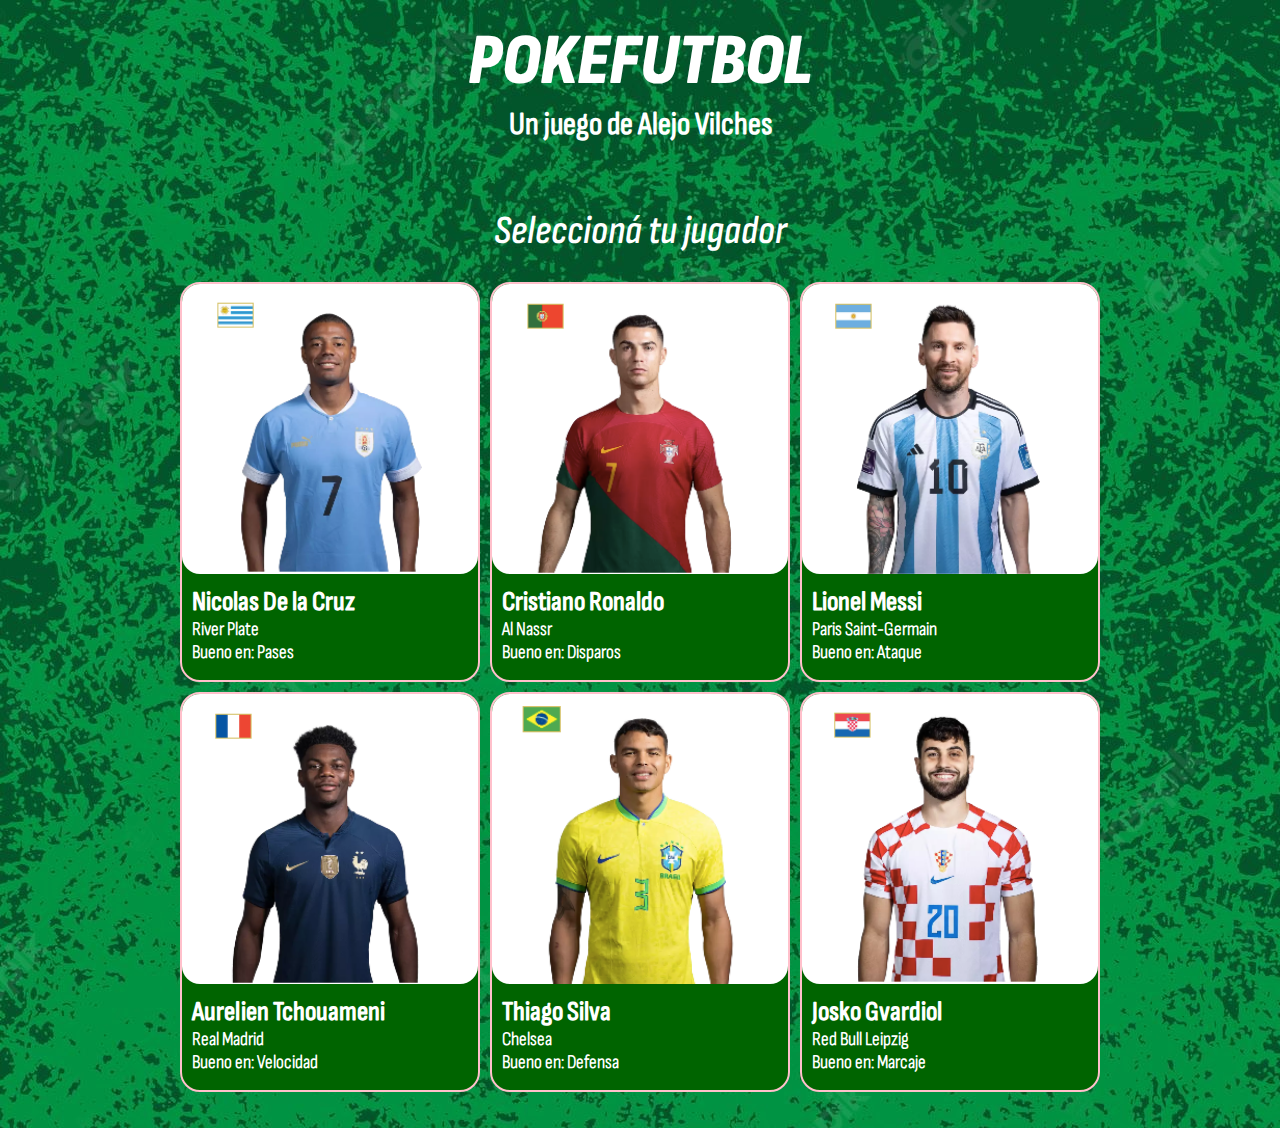
<file: index.html>
<!DOCTYPE html>
<html lang="es">
<head>
    <meta charset="UTF-8">
    <meta http-equiv="X-UA-Compatible" content="IE=edge">
    <meta name="viewport" content="width=device-width, initial-scale=1.0">
    <link rel="stylesheet" href="/src/styles.css">
    <title>POKEFUTBOL</title>
</head>
<body>
    <section class="title">
        <h1>POKEFUTBOL</h1>
        <h3>Un juego de <a target="_blank" href="https://www.alejovilches.com.ar">Alejo Vilches</a></h3>
    </section>
    <section class="character_stage">
        <h2>Seleccioná tu jugador</h2>
        <div id="card_container">
        </div>
    </section>
    <section class="battle_section">
        <article id="battle" class="characters_info">
        </article>
    </section>
<script src="/src/script.js"></script>
</body>
</html>
</file>
<file: src/styles.css>
/*Declaraciones generales*/
*{
    padding:0;
    margin:0;
    box-sizing: border-box;
}

body{
    background-image: url(/src/assets/img/fondo.jpeg);
}

/*Declaración de fuentes*/
@font-face {
    font-family: "Sofia Sans Black Italic";
    src: url(/src/assets/fonts/SofiaSansCondensed-BlackItalic.ttf);
}

@font-face {
    font-family: "Sofia Sans Regular";
    src: url(/src/assets/fonts/SofiaSansCondensed-Regular.ttf);
}

@font-face {
    font-family: "Sofia Sans Semibold Italic";
    src: url(/src/assets/fonts/SofiaSansCondensed-SemiBoldItalic.ttf);
}

@font-face {
    font-family: "Sofia Sans Medium";
    src: url(/src/assets/fonts/SofiaSansCondensed-Medium.ttf);
}

@font-face {
    font-family: "Sofia Sans Light";
    src: url(/src/assets/fonts/SofiaSansCondensed-Light.ttf);
}

/*Declaración de variables*/
:root{
    --h1-font:"Sofia Sans Black Italic";
    --subtitle-font:"Sofia Sans Regular";
    --stage-titles-font:"Sofia Sans Semibold Italic";
    --card-title-font:"Sofia Sans Medium";
    --card-subtext-font:"Sofia Sans Light";
    --border-radius:20px;
}

/*Estilos para sección de titulos*/
.title{
    display:flex;
    align-items: center;
    justify-content: center;
    flex-flow: column; 
    color:white;
    margin-top:2vh;
}

.title h1{
    font-size:4.5em;
    font-family: var(--h1-font);
}

.title h3{
    font-size:2em;
    font-family: var(--subtitle-font);
}

.title a{
    color:inherit;
    text-decoration: none;
}

.title a:visited{
    color:inherit;
}

/*Estilos para la pantalla de selección de personaje*/
.character_stage{
    margin-top:7vh;
    flex-flow: row-reverse;
}

.character_stage h2{
    display:flex;
    align-items: center;
    justify-content: center;
    color:white;
    font-family: var(--stage-titles-font);
    font-size:2.5em;
}

/*Estilos para las tarjetas*/
#card_container{
    display:flex;
    flex-direction: row-reverse;
    flex-wrap: wrap;
    justify-content: center;
    align-items: center;
    gap:10px;
    margin:3vh 8vw;
}

.card{
    width:300px;
    height:400px;
    border:2px solid pink;
    border-radius: 20px;
    background-color: darkgreen;
}

.image_container{
    height:290px;
    background-size: cover;
    border-radius: 18px;
}

.card_description{
    display:flex;
    flex-direction: column;
    align-items:flex-start;
    margin-top:12px;
    padding-left:10px;
    color:white;
}

.card_text{
    color:white;
    font-family:var(--card-title-font);
    font-size:1.7em;
}

.card_subtext{
    font-family: var(--card-subtext-font);
    font-size:1.2em;
}

/*Estilos para la pantalla de la batalla*/
.characters_info{
    flex-direction: row;
    gap:20px;
    align-items: flex-start;
    justify-content: space-between;
    margin:4vh 5vw;
    color:white;
}

.character_info{
    display:flex;
    flex-direction: column;
    align-items: center;
    justify-content: center;
}

.character_name{
    font-family: var(--card-title-font);
    font-size: 1.7em;
    padding:10px 0;
}

.character_lives{
    width:60px;
    height:60px;
    background-color: darkgreen;
    border:2px solid pink;
    display:flex;
    align-items: center;
    justify-content: center;
    font-family: var(--h1-font);
    font-size: 2em;
}

.character_section_photo{
    width:250px;
}

.character_buttons{
    display:flex;
    flex-direction: column;
    gap:10px;
    margin-top:10px;
}

.attack_button{
    width:200px;
    height:35px;
    background-color: darkgreen;
    border:1px solid pink;
    color:white;
    font-family: var(--subtitle-font);
    font-size:1.2em;

}

/*Estilos para los popups de mensajes*/

.messages_section{
    display:flex;
    align-items: center;
    flex-direction: column;
}

.messages_section_responsive{
    display:none;
}

#messages{
    width:500px;
    height:80px;
    background-color: darkgreen;
    display:flex;
    padding:0 15px;
    text-align: center;
    align-items: center;
    justify-content: center;
    font-family: var(--card-subtext-font);
    font-size: 1.3em;
}

#final_message{
    display:none;
    border:2px solid pink;
    margin-top:20px;
    justify-content: center;
    align-items: center;
    width: 250px;
    height: 100px;
    -moz-border-radius: 50%;
    -webkit-border-radius: 50%;
    border-radius: 50%;
    background-color: pink;
    color:darkgreen;
    font-family: var(--h1-font);
    font-size:30px;
}

#restart{
    margin-top:20px;
    display:none;
}

@media screen and (max-width:1200px) {
    #messages{
        width:300px;
    }
}

@media screen and (max-width:920px) {
    .character_section_photo{
        width:110px;
    }

    .character_lives{
        width:40px;
        height:40px;
    }

    .attack_button{
        width:100px;
    }

    #final_message{
        width: 150px;
        height: 50px;
    }
}

@media screen and (max-width:560px) {
    .messages_section{
        display:flex;
        position: absolute;
        bottom:600px;
        left:30px;
        height:50px;
    }

    .characters_info{
        position:relative;
        top:190px;
    }

    .attack_button:last-of-type{    
        margin-bottom:2vh;
    }

    #final_message{
        font-size:20px;
    }
}

@media screen and (max-width:200px) {
    #messages{
        background-color: pink;
    }
}
</file>
